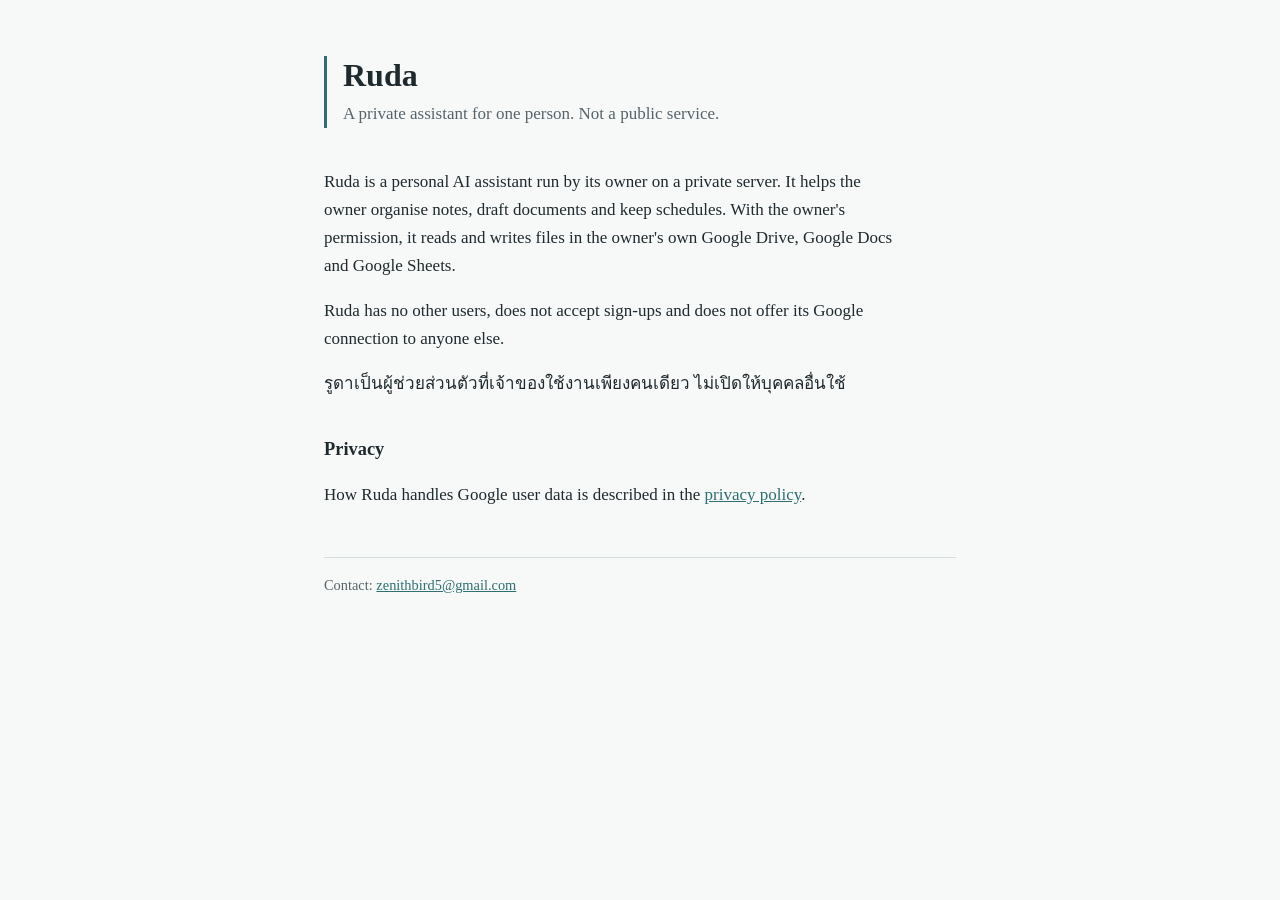
<file: index.html>
<!doctype html>
<html lang="en">
<head>
<meta charset="utf-8">
<meta name="viewport" content="width=device-width, initial-scale=1">
<title>Ruda — personal assistant</title>
<meta name="description" content="Ruda is a private, single-user assistant that helps its owner work with their own Google Drive, Docs and Sheets.">
<link rel="stylesheet" href="style.css">
</head>
<body>
<header>
  <h1>Ruda</h1>
  <p class="lead">A private assistant for one person. Not a public service.</p>
</header>
<main>
  <p>Ruda is a personal AI assistant run by its owner on a private server. It helps the owner organise notes, draft documents and keep schedules. With the owner's permission, it reads and writes files in the owner's own Google Drive, Google Docs and Google Sheets.</p>
  <p>Ruda has no other users, does not accept sign-ups and does not offer its Google connection to anyone else.</p>
  <p>รูดาเป็นผู้ช่วยส่วนตัวที่เจ้าของใช้งานเพียงคนเดียว ไม่เปิดให้บุคคลอื่นใช้</p>
  <h2>Privacy</h2>
  <p>How Ruda handles Google user data is described in the <a href="privacy.html">privacy policy</a>.</p>
</main>
<footer>Contact: <a href="mailto:zenithbird5@gmail.com">zenithbird5@gmail.com</a></footer>
</body>
</html>
</file>
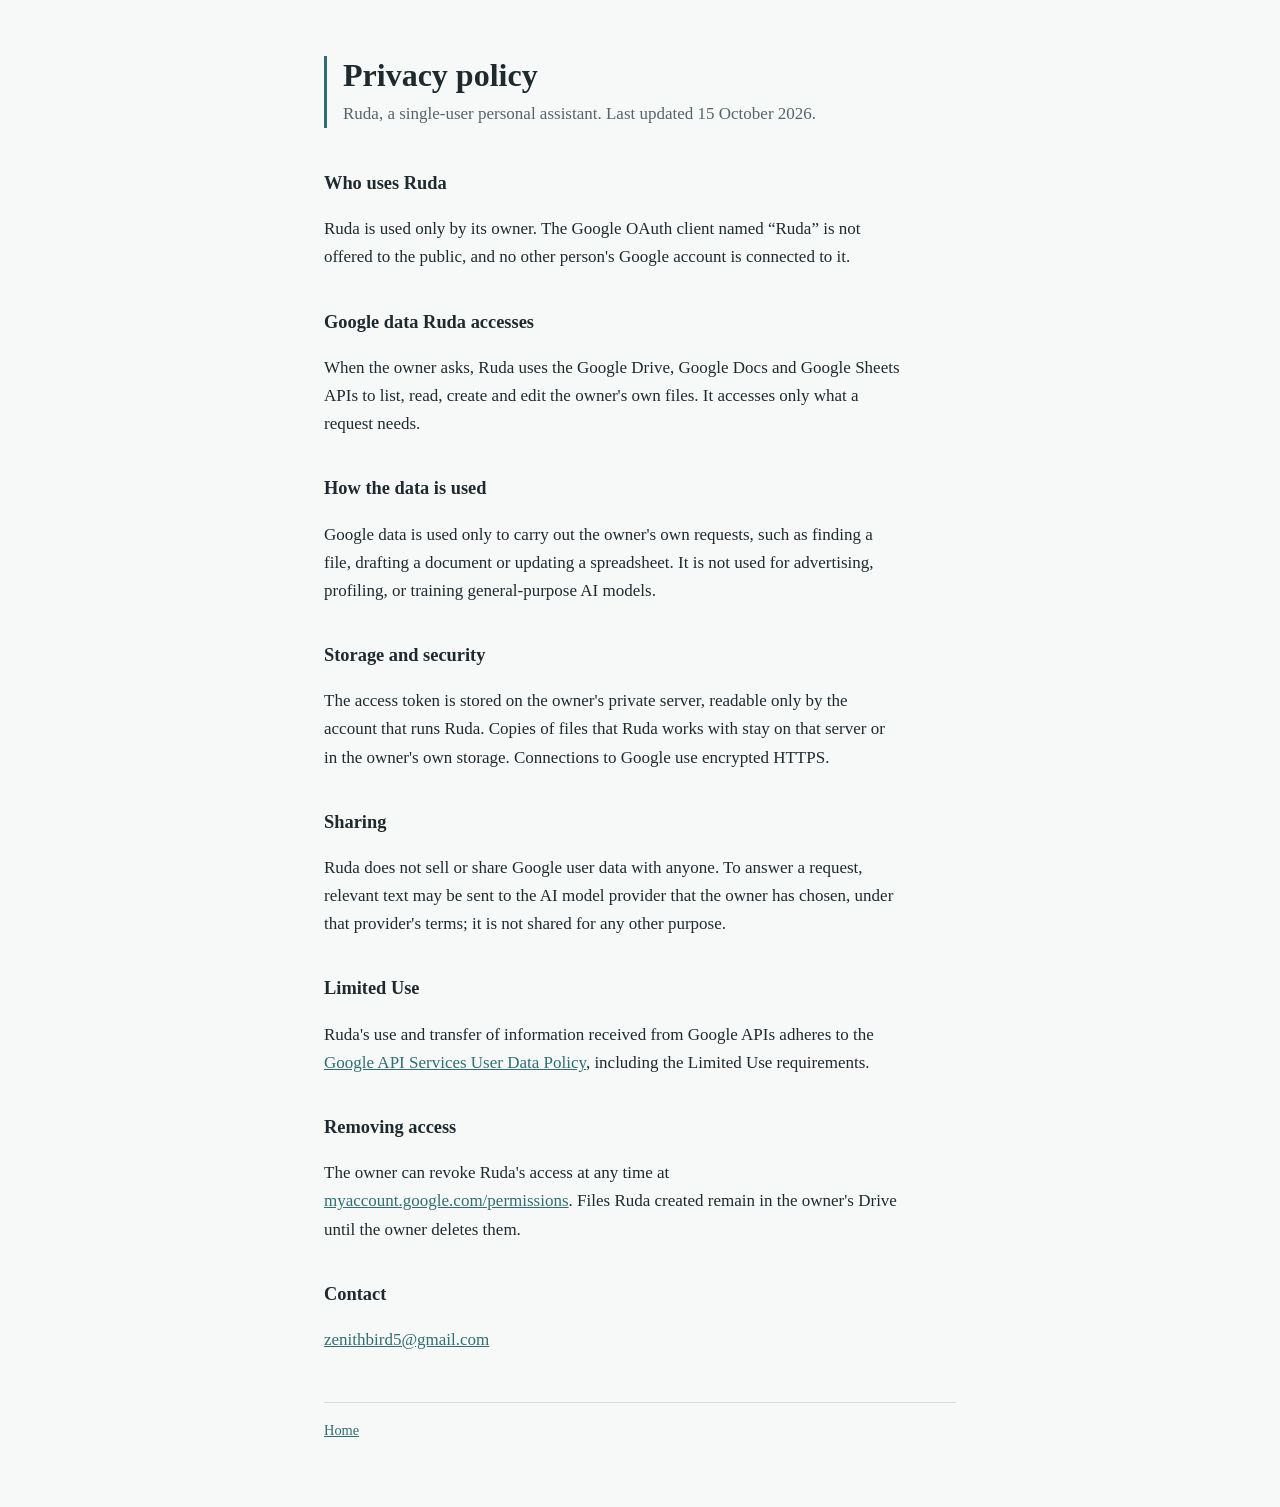
<file: privacy.html>
<!doctype html>
<html lang="en">
<head>
<meta charset="utf-8">
<meta name="viewport" content="width=device-width, initial-scale=1">
<title>Ruda — privacy policy</title>
<link rel="stylesheet" href="style.css">
</head>
<body>
<header>
  <h1>Privacy policy</h1>
  <p class="lead">Ruda, a single-user personal assistant. Last updated 15 October 2026.</p>
</header>
<main>
  <h2>Who uses Ruda</h2>
  <p>Ruda is used only by its owner. The Google OAuth client named “Ruda” is not offered to the public, and no other person's Google account is connected to it.</p>

  <h2>Google data Ruda accesses</h2>
  <p>When the owner asks, Ruda uses the Google Drive, Google Docs and Google Sheets APIs to list, read, create and edit the owner's own files. It accesses only what a request needs.</p>

  <h2>How the data is used</h2>
  <p>Google data is used only to carry out the owner's own requests, such as finding a file, drafting a document or updating a spreadsheet. It is not used for advertising, profiling, or training general-purpose AI models.</p>

  <h2>Storage and security</h2>
  <p>The access token is stored on the owner's private server, readable only by the account that runs Ruda. Copies of files that Ruda works with stay on that server or in the owner's own storage. Connections to Google use encrypted HTTPS.</p>

  <h2>Sharing</h2>
  <p>Ruda does not sell or share Google user data with anyone. To answer a request, relevant text may be sent to the AI model provider that the owner has chosen, under that provider's terms; it is not shared for any other purpose.</p>

  <h2>Limited Use</h2>
  <p>Ruda's use and transfer of information received from Google APIs adheres to the <a href="https://developers.google.com/terms/api-services-user-data-policy">Google API Services User Data Policy</a>, including the Limited Use requirements.</p>

  <h2>Removing access</h2>
  <p>The owner can revoke Ruda's access at any time at <a href="https://myaccount.google.com/permissions">myaccount.google.com/permissions</a>. Files Ruda created remain in the owner's Drive until the owner deletes them.</p>

  <h2>Contact</h2>
  <p><a href="mailto:zenithbird5@gmail.com">zenithbird5@gmail.com</a></p>
</main>
<footer><a href="index.html">Home</a></footer>
</body>
</html>
</file>
<file: style.css>
:root{--ink:#1f2a2e;--muted:#56646a;--paper:#f7f9f9;--line:#d5dee0;--mark:#2f6f73;color-scheme:light}
@media (prefers-color-scheme:dark){:root{--ink:#e3eaec;--muted:#9fb0b5;--paper:#121a1c;--line:#2c3a3d;--mark:#7fbfc2;color-scheme:dark}}
*{box-sizing:border-box}
html{background:var(--paper)}
body{margin:0 auto;max-width:42rem;padding:3.5rem 1.25rem 4rem;color:var(--ink);background:var(--paper);
 font:1.0625rem/1.65 "Iowan Old Style","Palatino Linotype",Palatino,"Noto Serif Thai","Sarabun",Georgia,serif}
header{border-left:3px solid var(--mark);padding-left:1rem;margin-bottom:2.5rem}
h1{font-size:2rem;line-height:1.2;margin:0 0 .35rem;font-weight:600}
h2{font-size:1.15rem;margin:2.2rem 0 .5rem;font-weight:600}
p,li{max-width:68ch}
.lead{color:var(--muted);margin:0}
a{color:var(--mark)}
a:focus-visible{outline:2px solid var(--mark);outline-offset:2px}
footer{margin-top:3rem;padding-top:1rem;border-top:1px solid var(--line);color:var(--muted);font-size:.9rem}
</file>
